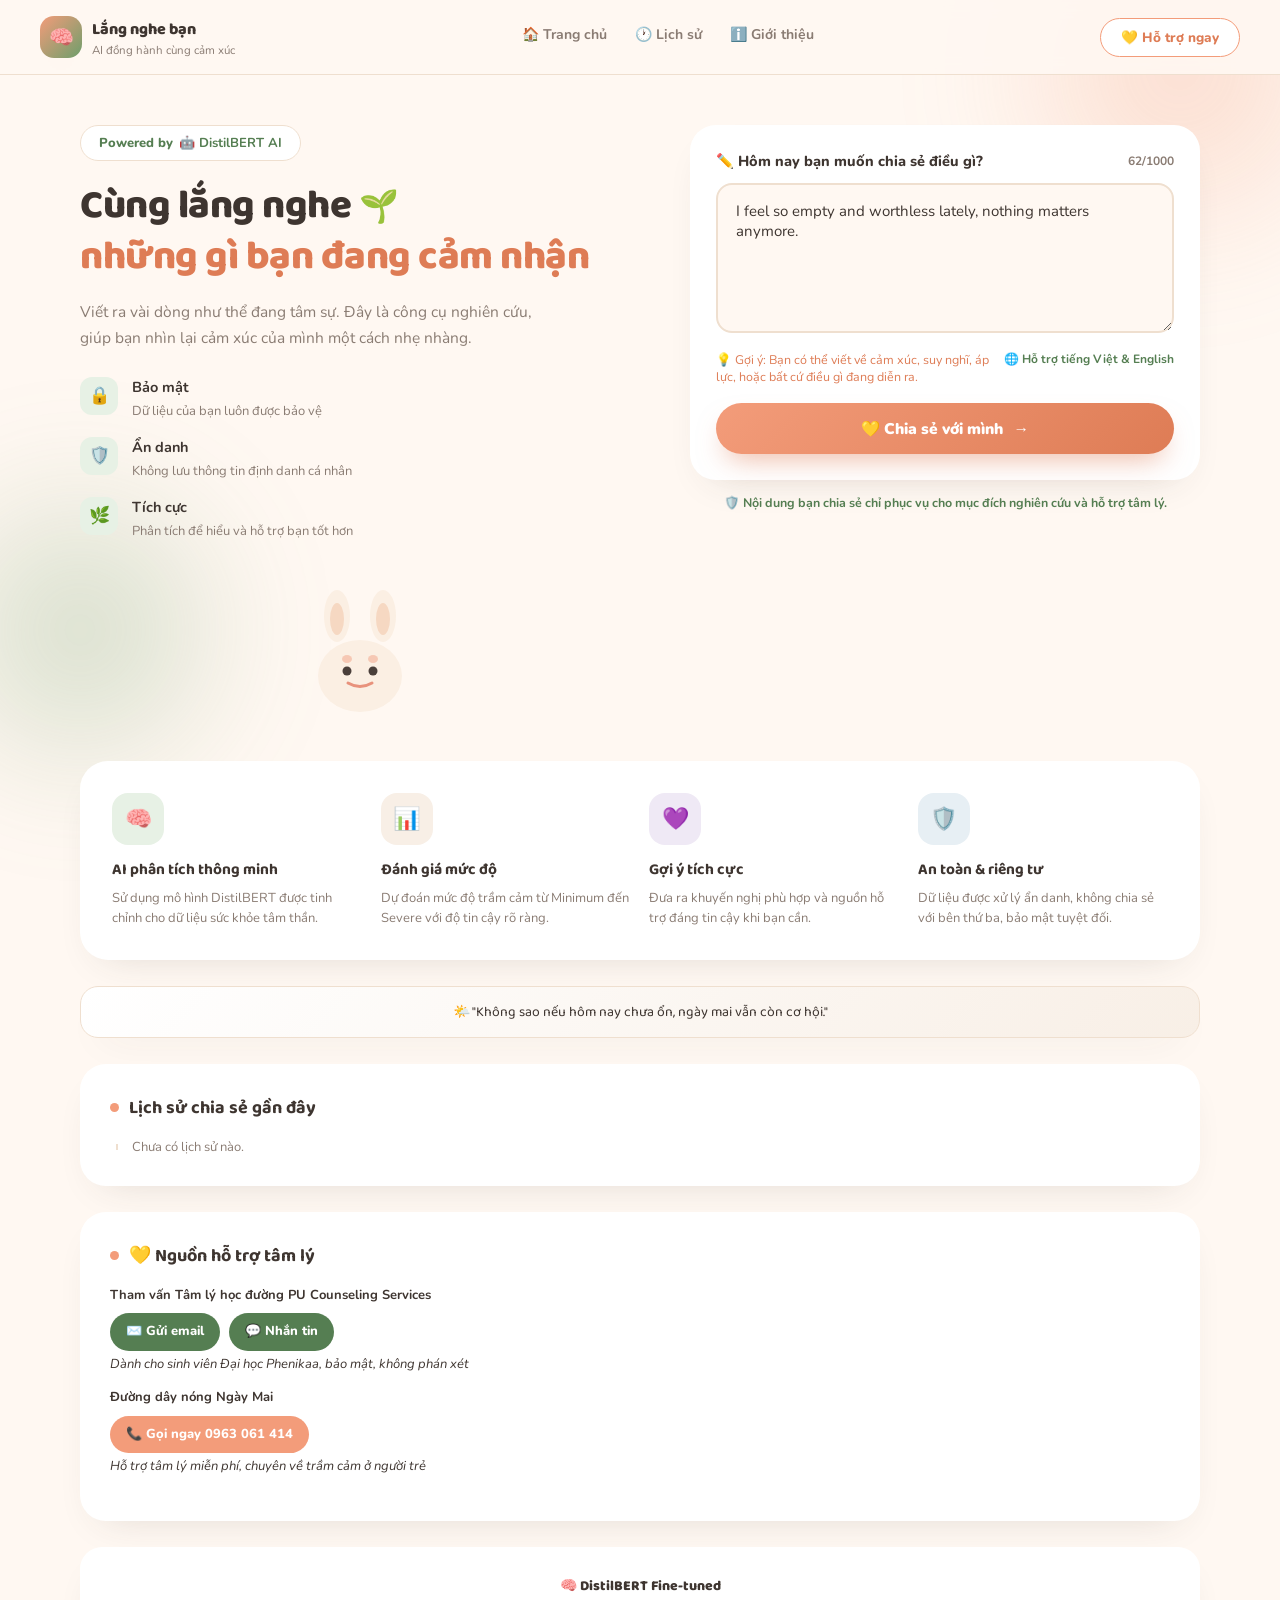
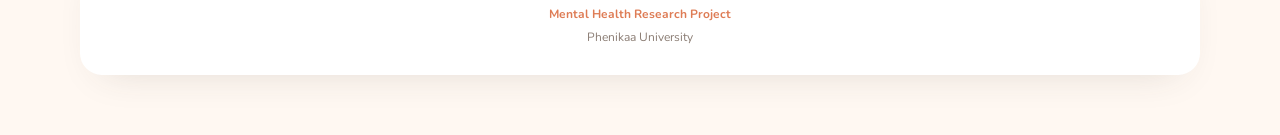
<file: web/frontend/index.html>
<!DOCTYPE html>
<html lang="vi">
<head>
<meta charset="UTF-8">
<meta name="viewport" content="width=device-width, initial-scale=1.0">
<title>Lắng nghe bạn — AI đồng hành cùng cảm xúc</title>
<link rel="stylesheet" href="style.css">
</head>
<body>

<div class="blob blob1"></div>
<div class="blob blob2"></div>

<nav class="navbar">
  <div class="nav-brand">
    <div class="nav-logo">🧠</div>
    <div>
      <div class="nav-title">Lắng nghe bạn</div>
      <div class="nav-sub">AI đồng hành cùng cảm xúc</div>
    </div>
  </div>
  <div class="nav-links">
    <a href="#hero" class="nav-link active">🏠 Trang chủ</a>
    <a href="#historySection" class="nav-link">🕐 Lịch sử</a>
    <a href="#featureSection" class="nav-link">ℹ️ Giới thiệu</a>
  </div>
  <a href="#supportSection" class="nav-cta">💛 Hỗ trợ ngay</a>
</nav>

<main class="page">

  <section class="hero" id="hero">
    <div class="hero-left">
      <span class="badge-powered">Powered by <b>🤖 DistilBERT AI</b></span>

      <h1>Cùng lắng nghe <span class="leaf">🌱</span><br><span class="accent">những gì bạn đang cảm nhận</span></h1>
      <p class="hero-desc">Viết ra vài dòng như thể đang tâm sự. Đây là công cụ nghiên cứu, giúp bạn nhìn lại cảm xúc của mình một cách nhẹ nhàng.</p>

      <div class="mini-features">
        <div class="mini-feature">
          <div class="mini-ico green">🔒</div>
          <div><b>Bảo mật</b><span>Dữ liệu của bạn luôn được bảo vệ</span></div>
        </div>
        <div class="mini-feature">
          <div class="mini-ico green">🛡️</div>
          <div><b>Ẩn danh</b><span>Không lưu thông tin định danh cá nhân</span></div>
        </div>
        <div class="mini-feature">
          <div class="mini-ico green">🌿</div>
          <div><b>Tích cực</b><span>Phân tích để hiểu và hỗ trợ bạn tốt hơn</span></div>
        </div>
      </div>

      <div class="mascot-scene">
        <svg width="150" height="150" viewBox="0 0 150 150">
          <ellipse cx="75" cy="105" rx="42" ry="36" fill="#FBEFE3"/>
          <ellipse cx="52" cy="45" rx="13" ry="26" fill="#FBEFE3"/>
          <ellipse cx="98" cy="45" rx="13" ry="26" fill="#FBEFE3"/>
          <ellipse cx="52" cy="48" rx="7" ry="16" fill="#F6D8C2"/>
          <ellipse cx="98" cy="48" rx="7" ry="16" fill="#F6D8C2"/>
          <circle cx="62" cy="100" r="4.5" fill="#4A3F3A"/>
          <circle cx="88" cy="100" r="4.5" fill="#4A3F3A"/>
          <ellipse cx="62" cy="88" rx="5" ry="4" fill="#F3B8A0" opacity=".7"/>
          <ellipse cx="88" cy="88" rx="5" ry="4" fill="#F3B8A0" opacity=".7"/>
          <path d="M 63 112 Q 75 119 87 112" stroke="#E8927C" stroke-width="3" fill="none" stroke-linecap="round"/>
        </svg>
      </div>
    </div>

    <div class="hero-right">
      <div class="input-card">
        <div class="input-card-top">
          <span>✏️ Hôm nay bạn muốn chia sẻ điều gì?</span>
          <span class="char-count" id="charCount">0/1000</span>
        </div>
        <textarea id="inputText" maxlength="1000" placeholder="Viết ở đây nhé...">I feel so empty and worthless lately, nothing matters anymore.</textarea>

        <div class="hint-row">
          <span class="hint-text">💡 Gợi ý: Bạn có thể viết về cảm xúc, suy nghĩ, áp lực, hoặc bất cứ điều gì đang diễn ra.</span>
          <span class="lang-note">🌐 Hỗ trợ tiếng Việt & English</span>
        </div>

        <div class="error-msg" id="errorMsg"></div>

        <button class="primary" id="analyzeBtn" onclick="analyze()">💛 Chia sẻ với mình <span class="arrow">→</span></button>
      </div>
      <div class="safety-note">🛡️ Nội dung bạn chia sẻ chỉ phục vụ cho mục đích nghiên cứu và hỗ trợ tâm lý.</div>
    </div>
  </section>

  <section class="feature-band" id="featureSection">
    <div class="feature-card">
      <div class="feature-ico green">🧠</div>
      <h3>AI phân tích thông minh</h3>
      <p>Sử dụng mô hình DistilBERT được tinh chỉnh cho dữ liệu sức khỏe tâm thần.</p>
    </div>
    <div class="feature-card">
      <div class="feature-ico peach">📊</div>
      <h3>Đánh giá mức độ</h3>
      <p>Dự đoán mức độ trầm cảm từ Minimum đến Severe với độ tin cậy rõ ràng.</p>
    </div>
    <div class="feature-card">
      <div class="feature-ico purple">💜</div>
      <h3>Gợi ý tích cực</h3>
      <p>Đưa ra khuyến nghị phù hợp và nguồn hỗ trợ đáng tin cậy khi bạn cần.</p>
    </div>
    <div class="feature-card">
      <div class="feature-ico blue">🛡️</div>
      <h3>An toàn & riêng tư</h3>
      <p>Dữ liệu được xử lý ẩn danh, không chia sẻ với bên thứ ba, bảo mật tuyệt đối.</p>
    </div>
  </section>

  <div class="encourage-box">
    <p id="encourageText">💛 "Bạn đã dũng cảm khi ở đây và lắng nghe chính mình."</p>
  </div>

  <section class="card result" id="resultCard">
    <div class="result-hero">
      <span class="badge" id="badge">Minimum</span>
      <div class="confidence-box">
        <div class="label">Độ tin cậy</div>
        <div class="value" id="confVal">—</div>
      </div>
    </div>

    <div class="desc-text" id="descText"></div>

    <div class="subsection-label">📊 Phân bố xác suất</div>
    <div class="prob-bars" id="probBars"></div>

    <div class="highlight-box">
      <h3>🔍 Từ khóa cảnh báo (rule-based)</h3>
      <div class="method-note">Được tô theo danh sách từ khóa định sẵn — không phản ánh trực tiếp quyết định của mô hình.</div>
      <div id="ruleKeywords"></div>

      <button class="explain-btn" id="explainBtn" onclick="explainLime()">🧠 Giải thích bằng LIME (mô hình thật)</button>
      <div class="explain-loading" id="explainLoading">Đang phân tích sâu, có thể mất 3-10 giây...</div>
      <div id="limeResult" style="margin-top:12px;"></div>
    </div>

    <div class="message-box">
      <h3>💌 Khuyến nghị</h3>
      <div id="recommendation"></div>
    </div>

    <div class="crisis-box" id="crisisBox" style="display:none;">
      <h3>💛 Bạn không đơn độc — hãy liên hệ ngay nếu cần</h3>
      <div id="crisisList"></div>
    </div>

    <div class="actions">
      <button class="ghost" onclick="exportResult()">⬇️ Lưu kết quả</button>
      <button class="ghost" onclick="clearResult()">🔄 Thử lại</button>
    </div>
  </section>

  <section class="card" id="historySection">
    <div class="section-title"><span class="dot"></span><h2>Lịch sử chia sẻ gần đây</h2></div>
    <div class="timeline" id="historyList"><div class="empty-note">Chưa có lịch sử nào.</div></div>
  </section>

  <section class="card" id="supportSection">
    <div class="section-title"><span class="dot"></span><h2>💛 Nguồn hỗ trợ tâm lý</h2></div>
    <div class="crisis-item">
      <b>Tham vấn Tâm lý học đường PU Counseling Services</b>
      <div class="crisis-actions">
        <a class="crisis-btn secondary" href="mailto:pucs@phenikaa-uni.edu.vn">✉️ Gửi email</a>
        <a class="crisis-btn secondary" href="https://m.me/pucounselingservices" target="_blank">💬 Nhắn tin</a>
      </div>
      <i>Dành cho sinh viên Đại học Phenikaa, bảo mật, không phán xét</i>
    </div>
    <div class="crisis-item">
      <b>Đường dây nóng Ngày Mai</b>
      <div class="crisis-actions">
        <a class="crisis-btn" href="tel:0963061414">📞 Gọi ngay 0963 061 414</a>
      </div>
      <i>Hỗ trợ tâm lý miễn phí, chuyên về trầm cảm ở người trẻ</i>
    </div>
  </section>

  <footer>
    <div class="foot-title">🧠 DistilBERT Fine-tuned</div>
    <div class="foot-sub">Mental Health Research Project</div>
    <div>Phenikaa University</div>
  </footer>

</main>

<script src="script.js"></script>
</body>
</html>
</file>
<file: web/frontend/style.css>
@import url('https://fonts.googleapis.com/css2?family=Baloo+2:wght@500;600;700;800&family=Nunito:wght@400;600;700;800;900&display=swap');

:root{
  --cream:#FFF8F2; --peach:#F8EFE6; --peach-deep:#EFDFCF;
  --rose:#F39C7A; --rose-deep:#DE7C55;
  --sage:#6E9E6B; --sage-deep:#557E52;
  --blue:#7CA9C9; --blue-deep:#5D8AAC;
  --purple:#A996C9; --purple-deep:#8871AD;
  --red:#D9614B;
  --ink:#3E3530; --ink-soft:#8A7C73; --white:#FFFFFF;
  --shadow-soft: 0 16px 40px -22px rgba(62,53,48,0.18);
  --shadow-lift: 0 20px 45px -18px rgba(222,124,85,0.32);
}
*{box-sizing:border-box;}
html{scroll-behavior:smooth;}
body{margin:0; background:var(--cream); font-family:'Nunito',sans-serif; color:var(--ink); position:relative; overflow-x:hidden;}
h1,h2,h3{font-family:'Baloo 2',sans-serif; margin:0;}

.blob{position:fixed; border-radius:50%; filter:blur(60px); z-index:0; pointer-events:none; opacity:.35;}
.blob1{width:420px; height:420px; top:-140px; right:-110px; background:radial-gradient(circle, var(--rose), transparent 70%);}
.blob2{width:360px; height:360px; bottom:10%; left:-100px; background:radial-gradient(circle, var(--sage), transparent 70%);}

/* ===== Navbar ===== */
.navbar{display:flex; align-items:center; justify-content:space-between; padding:16px 40px;
  background:rgba(255,248,242,0.9); backdrop-filter:blur(8px); position:sticky; top:0; z-index:10;
  border-bottom:1px solid var(--peach-deep);}
.nav-brand{display:flex; align-items:center; gap:10px;}
.nav-logo{width:42px; height:42px; border-radius:14px; background:linear-gradient(135deg,var(--rose),var(--sage));
  display:flex; align-items:center; justify-content:center; font-size:20px; box-shadow:var(--shadow-lift);}
.nav-title{font-family:'Baloo 2'; font-weight:800; font-size:16px; color:var(--ink);}
.nav-sub{font-size:11.5px; color:var(--ink-soft);}
.nav-links{display:flex; gap:28px;}
.nav-link{color:var(--ink-soft); text-decoration:none; font-weight:700; font-size:14px; padding-bottom:4px; border-bottom:2px solid transparent; transition:.2s;}
.nav-link:hover, .nav-link.active{color:var(--rose-deep); border-color:var(--rose);}
.nav-cta{background:var(--white); border:1.5px solid var(--rose); color:var(--rose-deep); padding:9px 20px; border-radius:999px;
  text-decoration:none; font-weight:800; font-size:13.5px; transition:.2s;}
.nav-cta:hover{background:var(--rose); color:white; transform:translateY(-2px);}

.page{max-width:1200px; margin:0 auto; padding:0 40px 60px; position:relative; z-index:1;}

/* ===== Hero ===== */
.hero{display:grid; grid-template-columns:1.1fr 1fr; gap:50px; padding:50px 0 40px; align-items:start;}
.badge-powered{display:inline-flex; align-items:center; gap:6px; background:var(--white); border:1.5px solid var(--peach-deep);
  padding:8px 18px; border-radius:999px; font-size:13px; font-weight:800; color:var(--sage-deep); box-shadow:var(--shadow-soft); margin-bottom:20px;}

.hero-left h1{font-size:40px; font-weight:800; line-height:1.28; letter-spacing:-.5px; margin-bottom:16px;}
.hero-left .accent{color:var(--rose-deep);}
.hero-left .leaf{font-size:32px;}
.hero-desc{font-size:15.5px; color:var(--ink-soft); line-height:1.65; max-width:460px; margin-bottom:26px;}

.mini-features{display:flex; flex-direction:column; gap:16px; margin-bottom:30px;}
.mini-feature{display:flex; align-items:flex-start; gap:14px;}
.mini-ico{width:38px; height:38px; border-radius:12px; display:flex; align-items:center; justify-content:center; font-size:17px; flex-shrink:0;}
.mini-ico.green{background:#E7F1E5;}
.mini-feature b{display:block; font-size:14.5px; color:var(--ink); margin-bottom:2px;}
.mini-feature span{font-size:13px; color:var(--ink-soft); line-height:1.4;}

.mascot-scene{display:flex; justify-content:center; margin-top:10px;}

/* ===== Hero right — input card ===== */
.input-card{background:var(--white); border-radius:26px; padding:26px; box-shadow:var(--shadow-soft);}
.input-card-top{display:flex; justify-content:space-between; align-items:center; font-weight:800; font-size:14.5px; margin-bottom:12px;}
.char-count{font-size:12px; color:var(--ink-soft); font-weight:700;}

textarea{width:100%; min-height:150px; border-radius:16px; border:2px solid var(--peach-deep); padding:16px 18px;
  font-family:'Nunito',sans-serif; font-size:15px; color:var(--ink); resize:vertical; outline:none; background:var(--cream);
  transition:.25s border-color, .25s box-shadow;}
textarea:focus{border-color:var(--rose); box-shadow:0 0 0 4px rgba(243,156,122,0.15); background:var(--white);}
textarea::placeholder{color:#C6B8AD;}

.hint-row{display:flex; justify-content:space-between; align-items:flex-start; gap:14px; margin-top:12px; flex-wrap:wrap;}
.hint-text{font-size:12.5px; color:var(--rose-deep); flex:1; min-width:220px;}
.lang-note{font-size:12px; color:var(--sage-deep); font-weight:700; white-space:nowrap;}
.error-msg{color:var(--red); font-size:13.5px; font-weight:700; margin-top:10px; display:none;}

button.primary{width:100%; margin-top:18px; background:linear-gradient(135deg, var(--rose), var(--rose-deep)); color:white; border:none;
  padding:15px 20px; border-radius:999px; font-family:'Nunito'; font-weight:900; font-size:15.5px; cursor:pointer;
  box-shadow:0 14px 28px -10px rgba(222,124,85,0.55); transition:.2s; display:flex; align-items:center; justify-content:center; gap:10px;}
button.primary:hover{transform:translateY(-3px); box-shadow:0 18px 36px -12px rgba(222,124,85,0.65);}
button.primary:disabled{opacity:.6; cursor:default; transform:none;}
button.primary .arrow{transition:.2s;}
button.primary:hover .arrow{transform:translateX(4px);}

.safety-note{text-align:center; font-size:12.5px; color:var(--sage-deep); margin-top:14px; font-weight:700;}

/* ===== Feature band ===== */
.feature-band{display:grid; grid-template-columns:repeat(4,1fr); gap:18px; background:var(--white); border-radius:28px;
  padding:32px; box-shadow:var(--shadow-soft); margin-bottom:26px;}
.feature-card{text-align:left;}
.feature-ico{width:52px; height:52px; border-radius:16px; display:flex; align-items:center; justify-content:center; font-size:22px; margin-bottom:12px;}
.feature-ico.green{background:#E7F1E5;}
.feature-ico.peach{background:var(--peach);}
.feature-ico.purple{background:#EFE9F5;}
.feature-ico.blue{background:#E7EFF4;}
.feature-card h3{font-size:15.5px; margin-bottom:6px;}
.feature-card p{font-size:13px; color:var(--ink-soft); line-height:1.55; margin:0;}

/* ===== Encourage ===== */
.encourage-box{background:linear-gradient(135deg, var(--white), var(--peach)); border:1px solid var(--peach-deep); border-radius:18px; padding:14px 18px;
  text-align:center; margin-bottom:26px; box-shadow:var(--shadow-soft);}
.encourage-box p{font-family:'Baloo 2'; font-size:14px; color:var(--ink); margin:0;}

/* ===== Cards generic ===== */
.card{background:var(--white); border-radius:26px; padding:30px; box-shadow:var(--shadow-soft); margin-bottom:26px;}
.result{display:none;} .result.show{display:block;}

.result-hero{display:flex; align-items:center; justify-content:space-between; gap:16px; flex-wrap:wrap;
  background:linear-gradient(135deg, var(--peach), var(--white)); border-radius:20px; padding:18px 22px; margin-bottom:18px;}
.badge{font-family:'Baloo 2'; font-weight:800; font-size:19px; padding:10px 20px; border-radius:999px; color:white; display:inline-flex; align-items:center; gap:8px;}
.badge.Minimum{background:linear-gradient(135deg, var(--blue), var(--blue-deep));}
.badge.Mild{background:linear-gradient(135deg, var(--sage), var(--sage-deep));}
.badge.Moderate{background:linear-gradient(135deg, var(--rose), var(--rose-deep));}
.badge.Severe{background:linear-gradient(135deg, #E37A63, var(--red));}
.confidence-box{text-align:right;}
.confidence-box .label{font-size:11.5px; color:var(--ink-soft); text-transform:uppercase; letter-spacing:.5px; font-weight:800;}
.confidence-box .value{font-family:'Baloo 2'; font-size:26px; color:var(--ink); font-weight:800;}

.desc-text{font-size:13.5px; color:var(--ink-soft); margin-bottom:18px; line-height:1.6;}
.subsection-label{font-size:12px; font-weight:900; text-transform:uppercase; letter-spacing:.6px; color:var(--ink-soft); margin:10px 0 10px;}

.prob-bars{display:flex; flex-direction:column; gap:14px;}
.prob-row{display:flex; align-items:center; gap:12px; font-size:13px;}
.prob-label{width:78px; color:var(--ink-soft); font-weight:800; flex-shrink:0;}
.prob-track{flex:1; height:16px; background:var(--peach); border-radius:99px; overflow:hidden;}
.prob-fill{height:100%; border-radius:99px; width:0; transition:width 1s cubic-bezier(.2,.9,.3,1); display:flex; align-items:center; justify-content:flex-end; padding-right:8px;}
.prob-fill span{font-size:10.5px; color:white; font-weight:900; opacity:0; transition:opacity .3s .6s;}
.prob-fill.filled span{opacity:1;}
.prob-fill.Minimum{background:linear-gradient(90deg, var(--blue), var(--blue-deep));}
.prob-fill.Mild{background:linear-gradient(90deg, var(--sage), var(--sage-deep));}
.prob-fill.Moderate{background:linear-gradient(90deg, var(--rose), var(--rose-deep));}
.prob-fill.Severe{background:linear-gradient(90deg, #E37A63, var(--red));}

.highlight-box{margin-top:22px; padding:18px 20px; background:var(--peach); border-radius:18px; border:1px solid var(--peach-deep);}
.highlight-box h3{font-size:14.5px; margin-bottom:4px;}
.method-note{font-size:11.5px; color:var(--ink-soft); font-style:italic; margin-bottom:10px;}
.kw-chip{display:inline-block; background:var(--white); border:1.5px solid var(--rose); color:var(--rose-deep); padding:5px 13px; border-radius:999px; margin:3px 4px 3px 0; font-size:12.5px; font-weight:800;}
.lime-chip{display:inline-block; background:var(--sage); color:white; padding:5px 13px; border-radius:999px; margin:3px 4px 3px 0; font-size:12.5px; font-weight:800;}

.explain-btn{background:var(--white); border:2px solid var(--sage); color:var(--sage-deep); padding:9px 18px; border-radius:999px;
  font-family:'Nunito'; font-weight:800; font-size:13px; cursor:pointer; margin-top:10px; transition:.2s;}
.explain-btn:hover{background:var(--sage); color:white; transform:translateY(-2px);}
.explain-loading{font-size:12.5px; color:var(--ink-soft); margin-top:10px; display:none;}

.message-box{margin-top:20px; padding:18px 20px; background:var(--white); border-left:5px solid var(--sage); border-radius:14px; box-shadow:var(--shadow-soft);}
.message-box h3{font-size:13.5px; margin-bottom:8px; color:var(--sage-deep);}
.rec-list{margin:0; padding-left:0; list-style:none;}
.rec-list li{margin-bottom:9px; line-height:1.55; font-size:14px; padding-left:22px; position:relative;}
.rec-list li:before{content:"🌿"; position:absolute; left:0; top:0;}

.crisis-box{margin-top:18px; padding:18px 20px; background:linear-gradient(135deg,#FFF0EC,#FFF8F2); border:2px solid var(--rose); border-radius:18px;}
.crisis-box h3{font-size:14.5px; color:var(--rose-deep); margin-bottom:10px;}
.crisis-item{font-size:13px; margin-bottom:14px; line-height:1.5;}
.crisis-item b{color:var(--ink);}
.crisis-actions{display:flex; gap:9px; flex-wrap:wrap; margin-top:8px; margin-bottom:4px;}
.crisis-btn{display:inline-flex; align-items:center; gap:6px; background:var(--rose); color:white;
  padding:9px 16px; border-radius:999px; text-decoration:none; font-weight:800; font-size:13px; transition:.2s;}
.crisis-btn:hover{transform:translateY(-2px); background:var(--rose-deep);}
.crisis-btn.secondary{background:var(--sage-deep);}

.actions{margin-top:20px; display:flex; gap:10px; flex-wrap:wrap;}
button.ghost{background:var(--white); border:2px solid var(--peach-deep); color:var(--ink); padding:9px 18px; border-radius:999px;
  font-family:'Nunito'; font-weight:800; font-size:13px; cursor:pointer; transition:.2s;}
button.ghost:hover{border-color:var(--rose); transform:translateY(-2px);}

/* ===== Dashboard / Pipeline ===== */
.section-title{display:flex; align-items:center; gap:10px; margin-bottom:16px;}
.section-title .dot{width:9px; height:9px; border-radius:50%; background:var(--rose);}
.section-title h2{font-size:18px;}

/* ===== History timeline ===== */
.timeline{position:relative; padding-left:22px;}
.timeline:before{content:""; position:absolute; left:6px; top:6px; bottom:6px; width:2px; background:var(--peach-deep);}
.history-item{position:relative; padding:10px 14px; border-radius:14px; background:var(--peach); margin-bottom:10px; font-size:13px;
  display:flex; justify-content:space-between; align-items:center; gap:10px;}
.history-item:before{content:""; position:absolute; left:-20px; top:16px; width:9px; height:9px; border-radius:50%; background:var(--rose-deep); border:2px solid var(--white);}
.history-text{color:var(--ink-soft); overflow:hidden; text-overflow:ellipsis; white-space:nowrap;}
.history-badge{padding:4px 12px; font-size:11px; border-radius:999px; color:white; font-weight:800; flex-shrink:0;}
.empty-note{color:var(--ink-soft); font-size:13px;}

footer{text-align:center; margin-top:10px; padding:26px; color:var(--ink-soft); font-size:12px; line-height:1.9;
  background:var(--white); border-radius:22px; box-shadow:var(--shadow-soft);}
footer .foot-title{font-family:'Baloo 2'; font-weight:800; color:var(--ink); font-size:14px; margin-bottom:4px;}
footer .foot-sub{color:var(--rose-deep); font-weight:700;}

/* ===== Responsive ===== */
@media (max-width: 980px){
  .hero{grid-template-columns:1fr;}
  .feature-band{grid-template-columns:repeat(2,1fr);}
  .dash-grid{grid-template-columns:repeat(2,1fr);}
  .nav-links{display:none;}
  .page{padding:0 20px 50px;}
}
@media (max-width:640px){
  .pipeline{flex-direction:column;}
  .pipe-arrow{transform:rotate(90deg);}
  .result-hero{flex-direction:column; align-items:flex-start;}
  .confidence-box{text-align:left;}
  .hero-left h1{font-size:30px;}
  .navbar{padding:14px 20px;}
}
</file>
